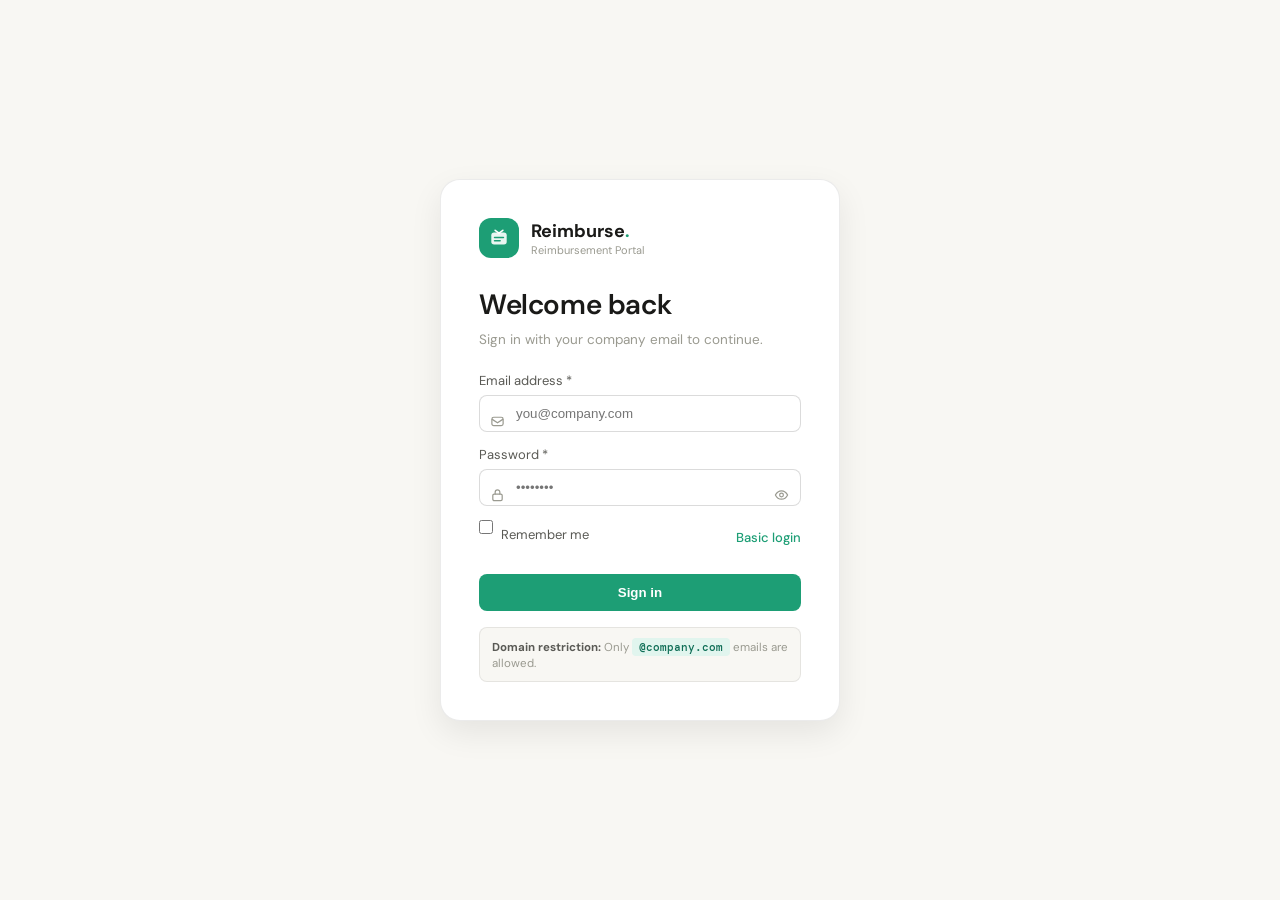
<file: Capstone_ReimbursementPortal/frontend/index.html>
<!DOCTYPE html>
<html lang="en">
<head>
  <meta charset="UTF-8" />
  <meta name="viewport" content="width=device-width, initial-scale=1.0" />
  <title>Reimbursement Portal</title>
  <link rel="stylesheet" href="css/style.css" />
</head>
<body>

<section id="loginPage" class="login-page">
  <div class="login-card">

    <div class="login-logo">
      <div class="logo-mark" style="width:40px;height:40px;border-radius:12px;">
        <svg viewBox="0 0 20 20" fill="none" width="22" height="22">
          <rect x="3" y="5" width="14" height="11" rx="2.5" fill="white" fill-opacity=".9"/>
          <path d="M6 9.5h8M6 12.5h5" stroke="#1D9E75" stroke-width="1.5" stroke-linecap="round"/>
          <path d="M6.5 3L10 5.5 13.5 3" stroke="white" stroke-width="1.5" stroke-linecap="round" stroke-linejoin="round"/>
        </svg>
      </div>
      <div>
        <div class="logo-text" style="font-size:18px;">Reimburse<span>.</span></div>
        <div style="font-size:11px;color:var(--text3);">Reimbursement Portal</div>
      </div>
    </div>

    <h1 class="login-heading">Welcome back</h1>
    <p class="login-subheading">Sign in with your company email to continue.</p>

    <div id="errorBox"
      style="display:none;background:var(--danger-light);color:#A32D2D;border:1px solid #F7C1C1;border-radius:8px;padding:10px 14px;font-size:13px;margin-bottom:16px;">
    </div>

    <form id="loginForm" onsubmit="handleLogin(event)">
      <div class="form-group">
        <label class="form-label" for="email">Email address <span>*</span></label>
        <div class="input-icon-wrap">
          <svg class="input-icon" viewBox="0 0 16 16" fill="none">
            <rect x="2" y="4" width="12" height="9" rx="2" stroke="currentColor" stroke-width="1.3"/>
            <path d="M2 6l6 4 6-4" stroke="currentColor" stroke-width="1.3"/>
          </svg>
          <input
            class="form-control"
            type="email"
            id="email"
            placeholder="you@company.com"
            required
            minlength="8"
            maxlength="80"
            autocomplete="email"
          />
        </div>
        <div class="form-error" id="emailError">Please use company email like name@company.com</div>
      </div>

      <div class="form-group">
        <label class="form-label" for="password">Password <span>*</span></label>
        <div class="input-icon-wrap">
          <svg class="input-icon" viewBox="0 0 16 16" fill="none">
            <rect x="3" y="7" width="10" height="7" rx="1.5" stroke="currentColor" stroke-width="1.3"/>
            <path d="M5.5 7V5a2.5 2.5 0 015 0v2" stroke="currentColor" stroke-width="1.3" stroke-linecap="round"/>
          </svg>
          <input
            class="form-control"
            type="password"
            id="password"
            placeholder="••••••••"
            required
            minlength="6"
            maxlength="30"
            autocomplete="current-password"
          />
          <button type="button" class="password-toggle" onclick="togglePassword()" id="toggleBtn">
            <svg id="eyeIcon" viewBox="0 0 16 16" fill="none">
              <path d="M1.5 8C3 5 5.3 3.5 8 3.5S13 5 14.5 8c-1.5 3-3.8 4.5-6.5 4.5S3 11 1.5 8z" stroke="currentColor" stroke-width="1.3"/>
              <circle cx="8" cy="8" r="2" stroke="currentColor" stroke-width="1.3"/>
            </svg>
          </button>
        </div>
      </div>

      <div style="display:flex;align-items:center;justify-content:space-between;margin-bottom:20px;">
        <label style="display:flex;align-items:center;gap:8px;font-size:13px;color:var(--text2);cursor:pointer;">
          <input type="checkbox" id="rememberMe" style="accent-color:var(--accent);width:14px;height:14px;"/>
          Remember me
        </label>
        <span style="font-size:13px;color:var(--accent);font-weight:500;">Basic login</span>
      </div>

      <button type="submit" class="btn btn-primary w-full" id="loginBtn" style="justify-content:center;padding:11px;">
        Sign in
      </button>
    </form>

    <div class="role-hint">
      <strong>Domain restriction:</strong> Only <span class="domain-tag">@company.com</span> emails are allowed.
    </div>

  </div>
</section>

<section id="appPage" class="app-shell hidden">
  <aside class="sidebar">
    <div class="sidebar-logo">
      <div class="logo-mark">₹</div>
      <div class="logo-text">Reimburse<span>.</span></div>
    </div>

    <nav class="sidebar-nav">
      <div class="nav-section-label">Main</div>

      <button type="button" class="nav-link active" id="navDashboard" onclick="showPage('dashboardPage')">Dashboard</button>
      <button type="button" class="nav-link hidden" id="navSubmit" onclick="showPage('submitPage')">Submit Claim</button>
      <button type="button" class="nav-link hidden" id="navMyClaims" onclick="showPage('myClaimsPage')">My Claims</button>
      <button type="button" class="nav-link hidden" id="navReview" onclick="showPage('reviewPage')">Review Claims</button>
      <button type="button" class="nav-link hidden" id="navUsers" onclick="showPage('usersPage')">Users</button>

      <div class="nav-section-label">Account</div>
      <button type="button" class="nav-link" onclick="showPage('profilePage')">Profile</button>
    </nav>

    <div class="sidebar-footer">
      <div class="user-card">
        <div class="avatar" id="userAvatar">U</div>
        <div>
          <div class="user-name" id="sideUserName">User</div>
          <div class="user-role" id="sideUserRole">Role</div>
        </div>
      </div>
    </div>
  </aside>

  <main class="main-content">
    <div class="topbar">
      <div class="topbar-title" id="pageTitle">Dashboard</div>
      <input
        class="search-input"
        id="searchInput"
        type="text"
        placeholder="Search claims..."
        maxlength="80"
      />
      <button type="button" class="btn btn-primary hidden" id="topNewClaimBtn" onclick="showPage('submitPage')">+ New Claim</button>
      <button type="button" class="btn btn-danger" onclick="logout()">Logout</button>
    </div>

    <div class="page-body">

      <section id="dashboardPage" class="page-section">
        <div class="stats-grid">
          <div class="stat-card">
            <div class="stat-value" id="statTotal">0</div>
            <div class="stat-label">Total claims</div>
          </div>
          <div class="stat-card">
            <div class="stat-value amber" id="statSubmitted">0</div>
            <div class="stat-label">Pending review</div>
          </div>
          <div class="stat-card">
            <div class="stat-value green" id="statApproved">0</div>
            <div class="stat-label">Approved</div>
          </div>
          <div class="stat-card">
            <div class="stat-value blue" id="statAmount">₹0</div>
            <div class="stat-label">Total reimbursed</div>
          </div>
        </div>

        <div class="card">
          <div class="card-header">
            <div class="card-title">Recent Claims</div>
            <div class="filter-row">
              <button type="button" class="filter-chip active" onclick="filterDashboardClaims('ALL')">All</button>
              <button type="button" class="filter-chip" onclick="filterDashboardClaims('SUBMITTED')">Submitted</button>
              <button type="button" class="filter-chip" onclick="filterDashboardClaims('APPROVED')">Approved</button>
              <button type="button" class="filter-chip" onclick="filterDashboardClaims('REJECTED')">Rejected</button>
            </div>
          </div>
          <div class="table-wrap">
            <table>
              <thead>
                <tr>
                  <th>Claim ID</th>
                  <th>Description</th>
                  <th>Amount</th>
                  <th>Status</th>
                  <th>Date</th>
                  <th>Comment</th>
                </tr>
              </thead>
              <tbody id="dashboardClaimsBody"></tbody>
            </table>
          </div>
        </div>
      </section>

      <section id="submitPage" class="page-section hidden">
        <div class="card">
          <div class="card-header">
            <div class="card-title">Submit Claim</div>
          </div>
          <div class="card-body">
            <div class="form-row">
              <div class="form-group">
                <label class="form-label" for="claimAmount">Amount <span>*</span></label>
                <input
                  class="form-control"
                  id="claimAmount"
                  type="number"
                  placeholder="Enter amount"
                  required
                  min="1"
                  max="100000"
                  step="0.01"
                />
              </div>
              <div class="form-group">
                <label class="form-label" for="claimDate">Date <span>*</span></label>
                <input
                  class="form-control"
                  id="claimDate"
                  type="date"
                  required
                />
              </div>
            </div>
            <div class="form-group">
              <label class="form-label" for="claimDescription">Description <span>*</span></label>
              <textarea
                class="form-control"
                id="claimDescription"
                placeholder="Enter claim details"
                required
                minlength="5"
                maxlength="300"
              ></textarea>
            </div>
            <button type="button" class="btn btn-primary" onclick="submitClaim()">Submit Claim</button>
          </div>
        </div>
      </section>

      <section id="myClaimsPage" class="page-section hidden">
        <div class="card">
          <div class="card-header">
            <div class="card-title">My Claims</div>
            <button type="button" class="btn btn-secondary btn-sm" onclick="loadMyClaims()">Refresh</button>
          </div>
          <div class="table-wrap" id="myClaimsWrap"></div>
          <div class="pagination">
            <button type="button" class="page-btn" onclick="prevEmployeePage()">‹</button>
            <span class="page-info" id="employeePageText">Page 0</span>
            <button type="button" class="page-btn" onclick="nextEmployeePage()">›</button>
          </div>
        </div>
      </section>

      <section id="reviewPage" class="page-section hidden">
        <div class="card">
          <div class="card-header">
            <div class="card-title">Review Claims</div>
            <button type="button" class="btn btn-secondary btn-sm" onclick="loadReviewClaims()">Refresh</button>
          </div>
          <div class="table-wrap" id="reviewClaimsWrap"></div>
          <div class="pagination">
            <button type="button" class="page-btn" onclick="prevReviewPage()">‹</button>
            <span class="page-info" id="reviewPageText">Page 0</span>
            <button type="button" class="page-btn" onclick="nextReviewPage()">›</button>
          </div>
        </div>
      </section>

      <section id="usersPage" class="page-section hidden">
        <div class="card">
          <div class="card-header">
            <div class="card-title">Create User</div>
          </div>
          <div class="card-body">
            <div class="form-row">
              <input
                class="form-control"
                id="userName"
                type="text"
                placeholder="Name"
                required
                minlength="3"
                maxlength="50"
              />
              <input
                class="form-control"
                id="userEmail"
                type="email"
                placeholder="Email"
                required
                minlength="8"
                maxlength="80"
              />
            </div>
            <div class="form-row">
              <input
                class="form-control"
                id="userPassword"
                type="password"
                placeholder="Password"
                required
                minlength="6"
                maxlength="30"
              />
              <select class="form-control" id="userRole" required>
                <option value="ADMIN">ADMIN</option>
                <option value="MANAGER">MANAGER</option>
                <option value="EMPLOYEE">EMPLOYEE</option>
              </select>
            </div>
            <input
              class="form-control"
              id="userManagerId"
              type="number"
              placeholder="Manager ID optional"
              min="1"
              max="999999"
            />
            <br />
            <button type="button" class="btn btn-primary" onclick="createUser()">Create User</button>
          </div>
        </div>

        <div class="card">
          <div class="card-header">
            <div class="card-title">Assign Manager</div>
          </div>
          <div class="card-body">
            <div class="form-row">
              <input
                class="form-control"
                id="assignEmployeeId"
                type="number"
                placeholder="Employee ID"
                required
                min="1"
                max="999999"
              />
              <input
                class="form-control"
                id="assignManagerId"
                type="number"
                placeholder="Manager ID"
                required
                min="1"
                max="999999"
              />
            </div>
            <button type="button" class="btn btn-primary" onclick="assignManager()">Assign Manager</button>
          </div>
        </div>

        <div class="card">
          <div class="card-header">
            <div class="card-title">All Users</div>
            <button type="button" class="btn btn-secondary btn-sm" onclick="loadUsers()">Refresh</button>
          </div>
          <div class="table-wrap" id="usersWrap"></div>
        </div>
      </section>

      <section id="profilePage" class="page-section hidden">
        <div class="card">
          <div class="card-header">
            <div class="card-title">Profile</div>
          </div>
          <div class="card-body">
            <p><b>Name:</b> <span id="profileName"></span></p>
            <p><b>Email:</b> <span id="profileEmail"></span></p>
            <p><b>Role:</b> <span id="profileRole"></span></p>
          </div>
        </div>
      </section>

    </div>
  </main>
</section>

<div id="toastContainer" class="toast-container"></div>

<script src="js/app.js"></script>
</body>
</html>
</file>
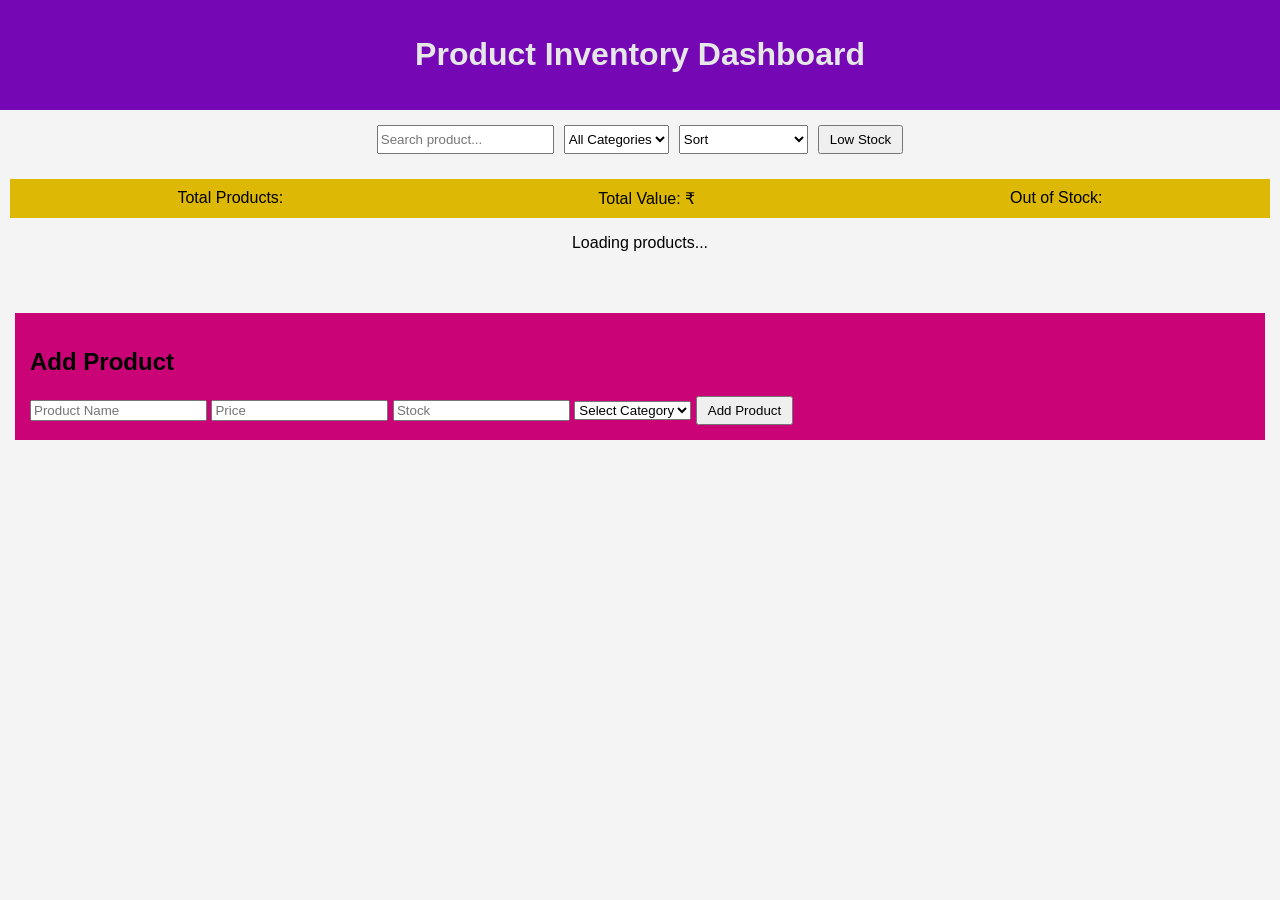
<file: GaganNamdev_frontend/mini_app/product_inventory_dashboard/index.html>
<!DOCTYPE html>
<html lang="en">
<head>
    <meta charset="UTF-8">
    <title>Product Inventory Dashboard</title>
    <link rel="stylesheet" href="style.css">
</head>
<body>

    <!-- Header -->
    <header>
        <h1>Product Inventory Dashboard</h1>
    </header>

    <!-- Controls -->
    <section class="controls">
        <input type="text" id="searchInput" placeholder="Search product...">

        <select id="categoryFilter">
            <option value="all">All Categories</option>
            <option value="electronics">Electronics</option>
            <option value="clothing">Clothing</option>
            <option value="books">Books</option>
            <option value="accessories">Accessories</option>
        </select>

        <select id="sortOption">
            <option value="">Sort</option>
            <option value="low">Price Low → High</option>
            <option value="high">Price High → Low</option>
            <option value="az">A → Z</option>
            <option value="za">Z → A</option>
        </select>

        <button id="lowStockBtn">Low Stock</button>
    </section>

    <!-- Analytics -->
    <section class="analytics">
        <div>Total Products: <span id="totalProducts"></span></div>
        <div>Total Value: ₹<span id="totalValue"></span></div>
        <div>Out of Stock: <span id="outOfStock"></span></div>
    </section>

    <!-- Loading -->
    <p id="loading">Loading products...</p>

    <!-- Product Grid -->
    <section id="productContainer" class="grid"></section>

    <!-- Add Product -->
    <section class="form-section">
        <h2>Add Product</h2>

        <input type="text" id="name" placeholder="Product Name">
        <input type="number" id="price" placeholder="Price">
        <input type="number" id="stock" placeholder="Stock">

        <select id="category">
            <option value="">Select Category</option>
            <option value="electronics">Electronics</option>
            <option value="clothing">Clothing</option>
            <option value="books">Books</option>
            <option value="accessories">Accessories</option>
        </select>

        <button onclick="addProduct()">Add Product</button>
    </section>

    <script src="script.js"></script>
</body>
</html>
</file>
<file: Capstone_ReimbursementPortal/frontend/css/style.css>
@import url('https://fonts.googleapis.com/css2?family=DM+Sans:wght@400;500;600;700&family=DM+Mono:wght@400;500&display=swap');

* { box-sizing: border-box; margin: 0; padding: 0; }

:root {
  --accent:#1D9E75;
  --accent-mid:#0F6E56;
  --accent-light:#E1F5EE;
  --danger:#E24B4A;
  --danger-light:#FCEBEB;
  --amber:#EF9F27;
  --blue:#378ADD;
  --surface:#ffffff;
  --surface2:#F8F7F3;
  --surface3:#F0EFE9;
  --text1:#1a1a18;
  --text2:#5a5a55;
  --text3:#9a9a90;
  --border:rgba(0,0,0,0.08);
  --border2:rgba(0,0,0,0.14);
  --sidebar-w:224px;
  --header-h:58px;
  --radius:10px;
  --radius-lg:14px;
  --radius-xl:20px;
  --mono:'DM Mono', monospace;
}

body {
  font-family:'DM Sans', sans-serif;
  background:#F4F3EF;
  color:var(--text1);
  min-height:100vh;
}

.hidden { display:none !important; }

.login-page {
  min-height:100vh;
  display:flex;
  align-items:center;
  justify-content:center;
  background:var(--surface2);
}

.login-card {
  width:400px;
  background:var(--surface);
  border:1px solid var(--border);
  border-radius:var(--radius-xl);
  padding:38px;
  box-shadow:0 12px 32px rgba(0,0,0,0.08);
}

.login-card h1 {
  font-size:28px;
  margin-bottom:8px;
}

.login-card h1 span { color:var(--accent); }

.login-card p {
  color:var(--text3);
  margin-bottom:24px;
}

.login-card label {
  font-size:13px;
  color:var(--text2);
  display:block;
  margin-bottom:6px;
}

.login-card input {
  width:100%;
  padding:10px 12px;
  margin-bottom:14px;
  border:1px solid var(--border2);
  border-radius:8px;
}

.error-text {
  color:var(--danger);
  margin-top:12px;
  font-size:13px;
}

.app-shell { display:flex; min-height:100vh; }

.sidebar {
  width:var(--sidebar-w);
  background:var(--surface);
  border-right:1px solid var(--border);
  position:fixed;
  left:0; top:0; bottom:0;
  display:flex;
  flex-direction:column;
}

.sidebar-logo {
  height:var(--header-h);
  display:flex;
  align-items:center;
  gap:10px;
  padding:0 18px;
  border-bottom:1px solid var(--border);
}

.logo-mark {
  width:32px;
  height:32px;
  background:var(--accent);
  color:white;
  display:flex;
  align-items:center;
  justify-content:center;
  border-radius:9px;
  font-weight:700;
}

.logo-text { font-weight:700; }
.logo-text span { color:var(--accent); }

.sidebar-nav {
  flex:1;
  padding:12px 10px;
}

.nav-section-label {
  font-size:10px;
  text-transform:uppercase;
  color:var(--text3);
  font-weight:700;
  padding:14px 8px 7px;
}

.nav-link {
  width:100%;
  border:none;
  background:transparent;
  text-align:left;
  padding:9px 10px;
  border-radius:8px;
  color:var(--text2);
  font-size:14px;
  cursor:pointer;
  margin-bottom:3px;
}

.nav-link:hover {
  background:var(--surface2);
}

.nav-link.active {
  background:var(--accent-light);
  color:var(--accent-mid);
  font-weight:700;
}

.sidebar-footer {
  border-top:1px solid var(--border);
  padding:12px;
}

.user-card {
  display:flex;
  align-items:center;
  gap:10px;
}

.avatar {
  width:34px;
  height:34px;
  background:var(--accent-light);
  color:var(--accent-mid);
  border-radius:50%;
  display:flex;
  align-items:center;
  justify-content:center;
  font-weight:700;
}

.user-name { font-size:13px; font-weight:700; }
.user-role { font-size:12px; color:var(--text3); }

.main-content {
  margin-left:var(--sidebar-w);
  flex:1;
}

.topbar {
  height:var(--header-h);
  background:var(--surface);
  border-bottom:1px solid var(--border);
  display:flex;
  align-items:center;
  gap:12px;
  padding:0 24px;
  position:sticky;
  top:0;
  z-index:20;
}

.topbar-title {
  font-size:16px;
  font-weight:700;
  flex:1;
}

.search-input {
  width:220px;
  padding:8px 12px;
  border:1px solid var(--border2);
  border-radius:8px;
}

.page-body {
  padding:24px;
  display:flex;
  flex-direction:column;
  gap:20px;
}

.stats-grid {
  display:grid;
  grid-template-columns:repeat(4,1fr);
  gap:12px;
}

.stat-card {
  background:var(--surface);
  border:1px solid var(--border);
  border-radius:var(--radius-lg);
  padding:18px;
}

.stat-value {
  font-family:var(--mono);
  font-size:28px;
  font-weight:700;
}

.stat-label {
  color:var(--text3);
  font-size:13px;
}

.green { color:var(--accent); }
.amber { color:var(--amber); }
.blue { color:var(--blue); }

.card {
  background:var(--surface);
  border:1px solid var(--border);
  border-radius:var(--radius-lg);
  overflow:hidden;
}

.card-header {
  padding:16px 20px;
  border-bottom:1px solid var(--border);
  display:flex;
  align-items:center;
  gap:12px;
}

.card-title {
  font-size:15px;
  font-weight:700;
  flex:1;
}

.card-body { padding:20px; }

.form-row {
  display:grid;
  grid-template-columns:1fr 1fr;
  gap:14px;
  margin-bottom:14px;
}

.form-control {
  width:100%;
  padding:10px 12px;
  border:1px solid var(--border2);
  border-radius:8px;
  margin-bottom:12px;
}

textarea.form-control {
  min-height:100px;
  resize:vertical;
}

.btn {
  border:none;
  border-radius:8px;
  padding:8px 14px;
  cursor:pointer;
  font-weight:600;
}

.btn-primary {
  background:var(--accent);
  color:white;
}

.btn-secondary {
  background:var(--surface);
  border:1px solid var(--border2);
  color:var(--text2);
}

.btn-danger {
  background:var(--danger);
  color:white;
}

.btn-sm { padding:6px 10px; font-size:12px; }
.w-full { width:100%; }

.table-wrap { overflow-x:auto; }

table {
  width:100%;
  border-collapse:collapse;
}

th {
  font-size:11px;
  color:var(--text3);
  text-align:left;
  padding:10px 16px;
  border-bottom:1px solid var(--border);
  text-transform:uppercase;
}

td {
  font-size:13.5px;
  padding:12px 16px;
  border-bottom:1px solid var(--border);
}

tbody tr:hover td { background:var(--surface2); }

.badge {
  display:inline-flex;
  padding:3px 9px;
  border-radius:20px;
  font-size:12px;
  font-weight:700;
}

.badge-submitted { background:#E6F1FB; color:#185FA5; }
.badge-approved { background:var(--accent-light); color:var(--accent-mid); }
.badge-rejected { background:var(--danger-light); color:#A32D2D; }

.filter-row {
  display:flex;
  gap:6px;
}

.filter-chip {
  border:1px solid var(--border2);
  background:white;
  border-radius:20px;
  padding:6px 12px;
  cursor:pointer;
}

.filter-chip.active {
  background:var(--text1);
  color:white;
}

.pagination {
  display:flex;
  align-items:center;
  gap:8px;
  padding:12px 16px;
  border-top:1px solid var(--border);
}

.page-btn {
  width:32px;
  height:32px;
  border:1px solid var(--border2);
  background:white;
  border-radius:8px;
  cursor:pointer;
}

.page-info {
  font-size:13px;
  color:var(--text3);
}

.review-input {
  min-width:160px;
  padding:8px;
  border:1px solid var(--border2);
  border-radius:8px;
}

.approve-btn {
  background:var(--accent);
  color:white;
  border:none;
  padding:7px 10px;
  border-radius:8px;
  cursor:pointer;
  margin-right:6px;
}

.reject-btn {
  background:var(--danger);
  color:white;
  border:none;
  padding:7px 10px;
  border-radius:8px;
  cursor:pointer;
}

.approve-btn:disabled,
.reject-btn:disabled,
.review-input:disabled {
  opacity:.45;
  cursor:not-allowed;
}

.empty-state {
  padding:26px;
  text-align:center;
  color:var(--text3);
}

.toast-container {
  position:fixed;
  right:24px;
  bottom:24px;
  z-index:9999;
  display:flex;
  flex-direction:column;
  gap:8px;
}

.toast {
  background:var(--text1);
  color:white;
  padding:12px 18px;
  border-radius:10px;
}

.toast.success { border-left:4px solid var(--accent); }
.toast.error { border-left:4px solid var(--danger); }

@media(max-width:900px) {
  .sidebar { display:none; }
  .main-content { margin-left:0; }
  .stats-grid { grid-template-columns:1fr 1fr; }
  .form-row { grid-template-columns:1fr; }
}
.login-page {
  animation: fadeIn 0.4s ease;
}

.login-card {
  animation: fadeIn 0.4s ease 0.1s both;
}

.login-logo {
  display: flex;
  align-items: center;
  gap: 12px;
  margin-bottom: 28px;
}

.login-heading {
  font-size: 22px;
  font-weight: 600;
  color: var(--text1);
  margin-bottom: 6px;
  letter-spacing: -0.4px;
}

.login-subheading {
  font-size: 13.5px;
  color: var(--text3);
  margin-bottom: 28px;
}

.input-icon-wrap {
  position: relative;
}

.input-icon-wrap .form-control {
  padding-left: 36px;
}

.input-icon {
  position: absolute;
  left: 11px;
  top: 50%;
  transform: translateY(-50%);
  width: 15px;
  height: 15px;
  color: var(--text3);
  pointer-events: none;
}

.password-toggle {
  position: absolute;
  right: 10px;
  top: 50%;
  transform: translateY(-50%);
  background: none;
  border: none;
  cursor: pointer;
  color: var(--text3);
  padding: 2px;
  display: flex;
}

.password-toggle:hover {
  color: var(--text2);
}

.password-toggle svg {
  width: 15px;
  height: 15px;
}

.role-hint {
  font-size: 11.5px;
  color: var(--text3);
  background: var(--surface2);
  border: 1px solid var(--border);
  border-radius: 8px;
  padding: 10px 12px;
  margin-top: 16px;
}

.role-hint strong {
  color: var(--text2);
}

.domain-tag {
  display: inline-block;
  background: var(--accent-light);
  color: var(--accent-mid);
  font-size: 11px;
  font-weight: 500;
  padding: 2px 7px;
  border-radius: 4px;
  font-family: var(--mono);
}

.btn-primary.loading {
  opacity: 0.7;
  pointer-events: none;
}

.form-error {
  font-size: 11.5px;
  color: var(--danger);
  margin-top: 4px;
  display: none;
}

.form-error.show {
  display: block;
}

.form-control.error {
  border-color: var(--danger);
}
</file>
<file: GaganNamdev_frontend/mini_app/product_inventory_dashboard/style.css>
body {
    font-family: Arial;
    margin: 0;
    padding: 0;
    background-color: #f4f4f4;
}

header {
    background: #7607b5;
    color: rgb(230, 231, 231);
    text-align: center;
    padding: 15px;
}

.controls {
    display: flex;
    gap: 10px;
    padding: 15px;
    justify-content: center;
}

.analytics {
    display: flex;
    justify-content: space-around;
    background: rgb(221, 185, 6);
    margin: 10px;
    padding: 10px;
}

.grid {
    display: grid;
    grid-template-columns: repeat(3, 1fr);
    gap: 15px;
    padding: 15px;
}

.grid div {
    background: rgba(176, 226, 8, 0.737);
    padding: 10px;
    border-radius: 5px;
}

button {
    padding: 5px 10px;
    cursor: pointer;
}

.form-section {
    background: rgb(202, 4, 119);
    margin: 15px;
    padding: 15px;
}

#loading {
    text-align: center;
    display: none;
}

/* Responsive */
@media(max-width: 768px){
    .grid {
        grid-template-columns: 1fr;
    }

    .controls {
        flex-direction: column;
    }
}
</file>
